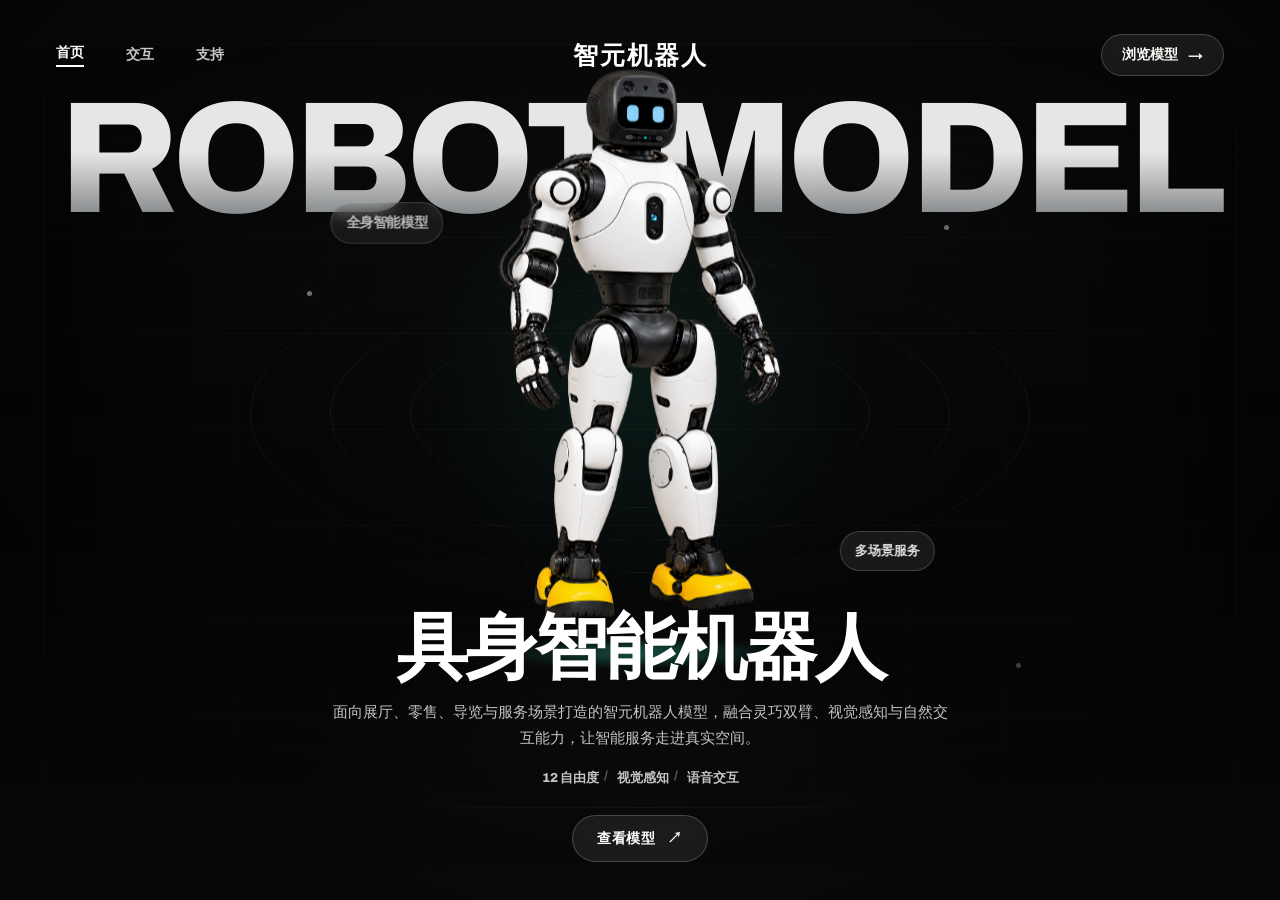
<file: index.html>
<!DOCTYPE html>
<html lang="zh-CN">
<head>
  <meta charset="UTF-8">
  <meta name="viewport" content="width=device-width, initial-scale=1.0">
  <title>智元机器人</title>
  <meta name="description" content="智元机器人展示具身智能机器人模型、交互能力与多场景服务方案。">
  <link rel="preconnect" href="https://fonts.googleapis.com">
  <link rel="preconnect" href="https://fonts.gstatic.com" crossorigin>
  <link href="https://fonts.googleapis.com/css2?family=Archivo:wght@400;500;600;700;800&display=swap" rel="stylesheet">
  <link rel="stylesheet" href="css/style.css">
</head>
<body>
  <section class="robot-hero" aria-label="智元机器人首页">
    <div class="space-scene" aria-hidden="true">
      <span class="orbit orbit-one"></span>
      <span class="orbit orbit-two"></span>
      <span class="orbit orbit-three"></span>
      <span class="star star-one"></span>
      <span class="star star-two"></span>
      <span class="star star-three"></span>
    </div>
    <div class="hero-overlay" aria-hidden="true"></div>

    <nav class="hero-nav" aria-label="主导航">
      <div class="nav-left">
        <a class="active" href="index.html">首页</a>
        <a href="interaction.html">交互</a>
        <a href="support.html">支持</a>
      </div>
      <a class="text-logo" href="index.html" aria-label="智元机器人首页">智元机器人</a>
      <a class="browse-button" href="model.html">
        浏览模型 <span>→</span>
      </a>
    </nav>

    <h1 class="giant-headline">ROBOT MODEL</h1>

    <div class="robot-stage" data-robot-stage aria-label="可旋转查看背面的 3D 机器人模型">
      <div class="css-robot" data-css-robot aria-label="3D 具身智能机器人模型">
        <img class="robot-view robot-front active" src="assets/robot-3d-character.png" alt="智元机器人正面">
        <img class="robot-view robot-side-view" src="assets/robot-side-threeview.png" alt="智元机器人侧面">
        <img class="robot-view robot-back-view" src="assets/robot-back-threeview.png" alt="智元机器人背面">
      </div>
      <div class="product-chip chip-one">全身智能模型</div>
      <a class="product-chip chip-two" href="scenarios.html">多场景服务</a>
    </div>

    <div class="hero-copy-block">
      <h2>具身智能机器人</h2>
      <p>面向展厅、零售、导览与服务场景打造的智元机器人模型，融合灵巧双臂、视觉感知与自然交互能力，让智能服务走进真实空间。</p>
      <div class="spec-line">
        <span>12 自由度</span>
        <span>视觉感知</span>
        <span>语音交互</span>
      </div>
      <a class="discover-button" href="model.html">
        查看模型 <span>↗</span>
      </a>
    </div>
  </section>

  <script src="https://cdn.jsdelivr.net/npm/gsap@3.13.0/dist/gsap.min.js"></script>
  <script src="js/robot-model.js"></script>
</body>
</html>
</file>
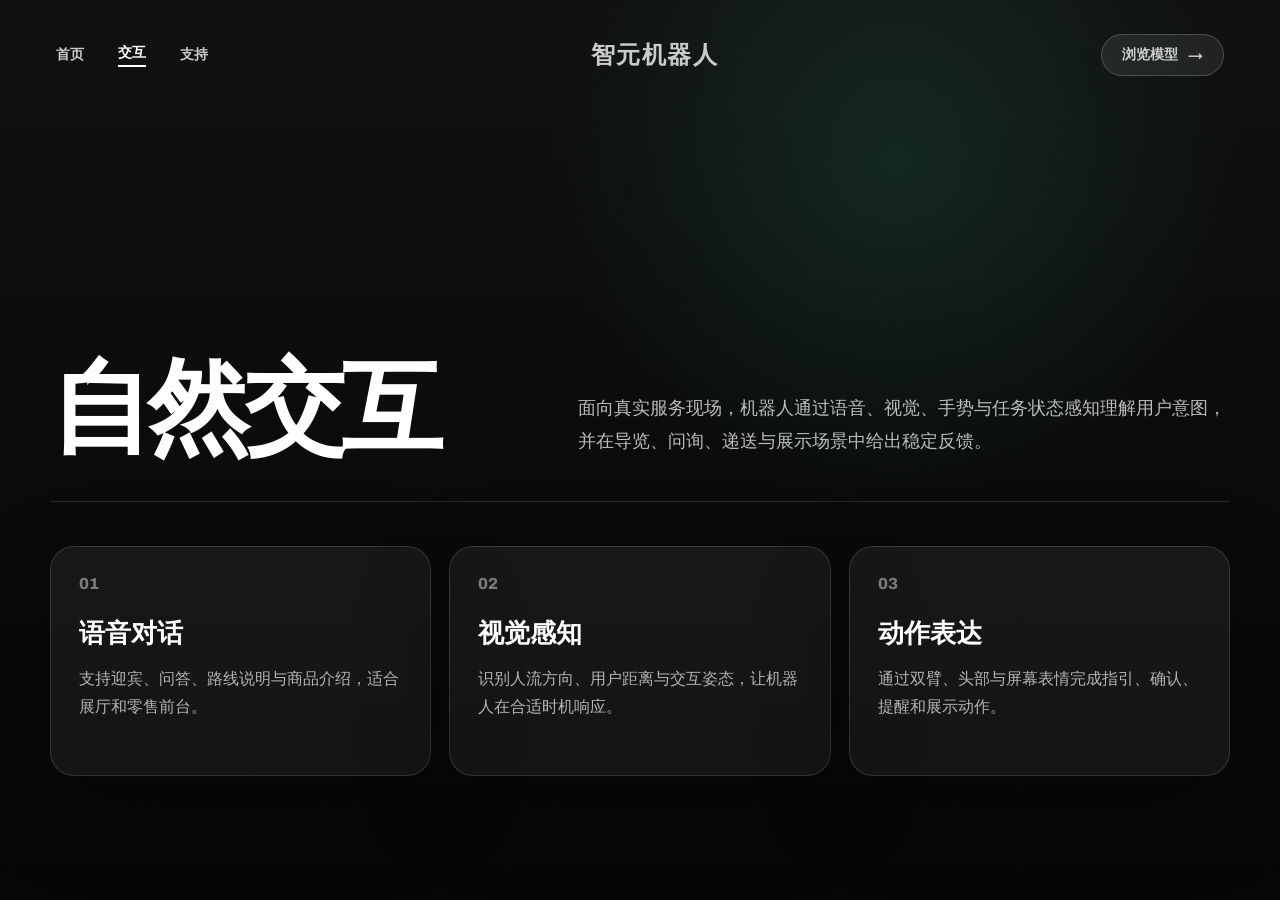
<file: interaction.html>
<!DOCTYPE html>
<html lang="zh-CN">
<head>
  <meta charset="UTF-8">
  <meta name="viewport" content="width=device-width, initial-scale=1.0">
  <title>交互能力 | 智元机器人</title>
  <link rel="preconnect" href="https://fonts.googleapis.com">
  <link rel="preconnect" href="https://fonts.gstatic.com" crossorigin>
  <link href="https://fonts.googleapis.com/css2?family=Archivo:wght@400;500;600;700;800&display=swap" rel="stylesheet">
  <link rel="stylesheet" href="css/style.css">
</head>
<body class="page-shell">
  <nav class="page-nav">
    <div class="nav-left">
      <a href="index.html">首页</a>
      <a class="active" href="interaction.html">交互</a>
      <a href="support.html">支持</a>
    </div>
    <a class="page-logo" href="index.html">智元机器人</a>
    <a class="browse-button" href="model.html">浏览模型 <span>→</span></a>
  </nav>
  <main class="content-page">
    <section class="content-hero">
      <h1>自然交互</h1>
      <p>面向真实服务现场，机器人通过语音、视觉、手势与任务状态感知理解用户意图，并在导览、问询、递送与展示场景中给出稳定反馈。</p>
    </section>
    <section class="feature-list">
      <article class="feature-card"><span>01</span><h2>语音对话</h2><p>支持迎宾、问答、路线说明与商品介绍，适合展厅和零售前台。</p></article>
      <article class="feature-card"><span>02</span><h2>视觉感知</h2><p>识别人流方向、用户距离与交互姿态，让机器人在合适时机响应。</p></article>
      <article class="feature-card"><span>03</span><h2>动作表达</h2><p>通过双臂、头部与屏幕表情完成指引、确认、提醒和展示动作。</p></article>
    </section>
  </main>
</body>
</html>
</file>
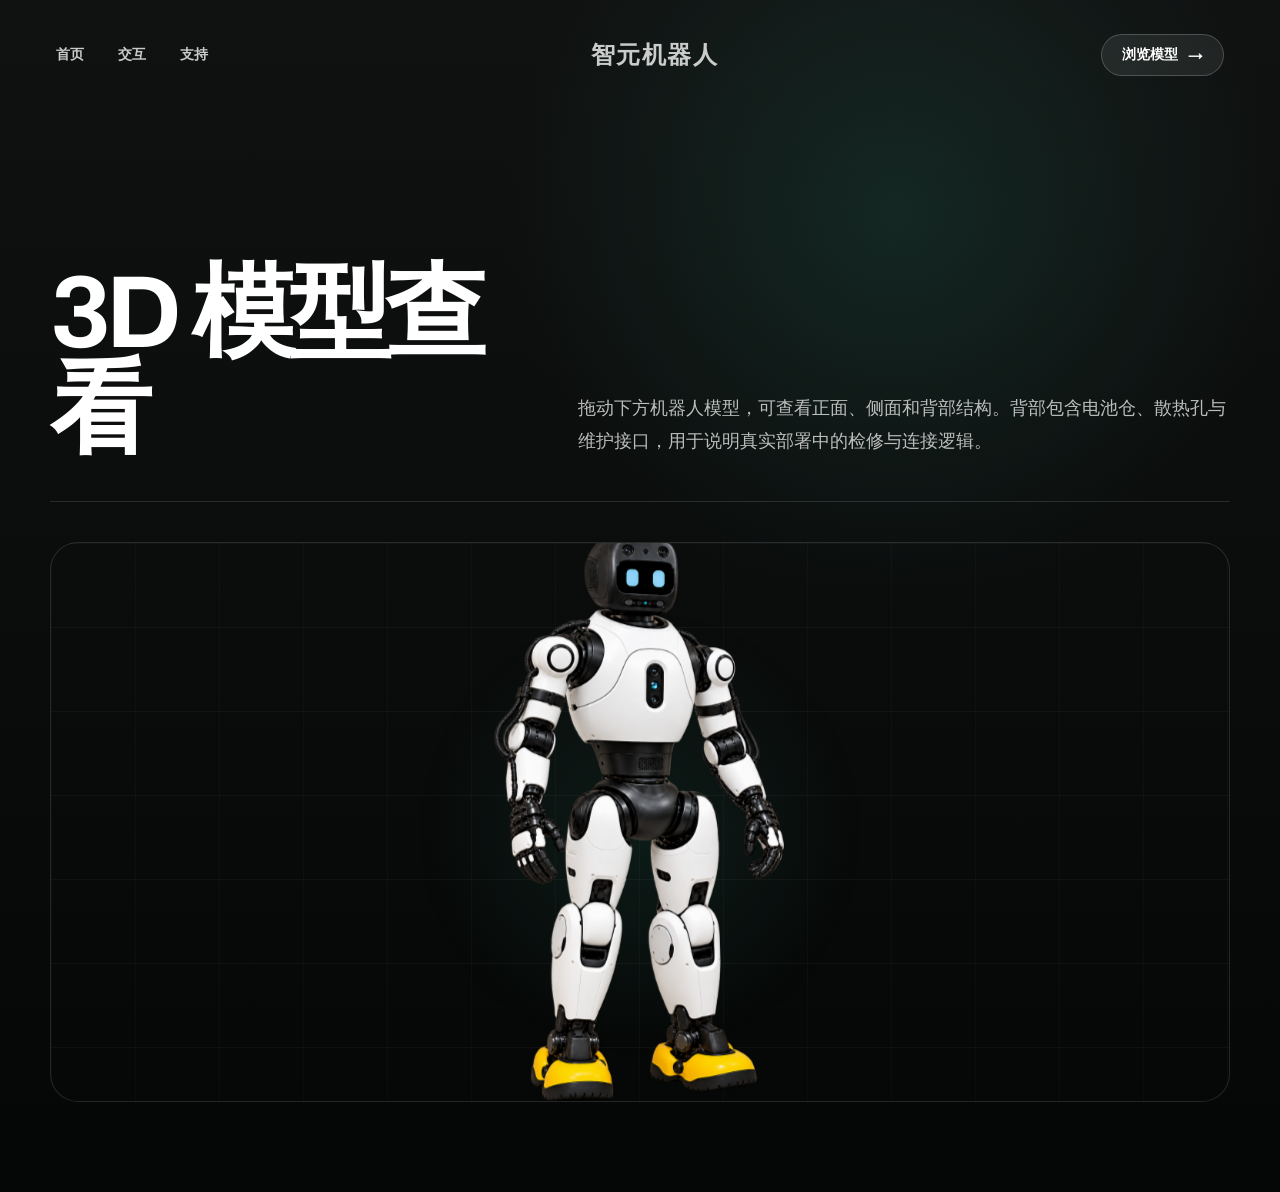
<file: model.html>
<!DOCTYPE html>
<html lang="zh-CN">
<head>
  <meta charset="UTF-8">
  <meta name="viewport" content="width=device-width, initial-scale=1.0">
  <title>查看模型 | 智元机器人</title>
  <link rel="preconnect" href="https://fonts.googleapis.com">
  <link rel="preconnect" href="https://fonts.gstatic.com" crossorigin>
  <link href="https://fonts.googleapis.com/css2?family=Archivo:wght@400;500;600;700;800&display=swap" rel="stylesheet">
  <link rel="stylesheet" href="css/style.css">
</head>
<body class="page-shell">
  <nav class="page-nav">
    <div class="nav-left">
      <a href="index.html">首页</a>
      <a href="interaction.html">交互</a>
      <a href="support.html">支持</a>
    </div>
    <a class="page-logo" href="index.html">智元机器人</a>
    <a class="browse-button active" href="model.html">浏览模型 <span>→</span></a>
  </nav>
  <main class="content-page">
    <section class="content-hero">
      <h1>3D 模型查看</h1>
      <p>拖动下方机器人模型，可查看正面、侧面和背部结构。背部包含电池仓、散热孔与维护接口，用于说明真实部署中的检修与连接逻辑。</p>
    </section>
    <section class="model-page-stage" data-robot-stage aria-label="可拖动旋转的机器人 3D 模型">
      <div class="css-robot model-page-robot" data-css-robot aria-label="3D 具身智能机器人模型">
        <img class="robot-view robot-front active" src="assets/robot-3d-character.png" alt="智元机器人正面">
        <img class="robot-view robot-side-view" src="assets/robot-side-threeview.png" alt="智元机器人侧面">
        <img class="robot-view robot-back-view" src="assets/robot-back-threeview.png" alt="智元机器人背面">
      </div>
    </section>
  </main>
  <script src="https://cdn.jsdelivr.net/npm/gsap@3.13.0/dist/gsap.min.js"></script>
  <script src="js/robot-model.js"></script>
</body>
</html>
</file>
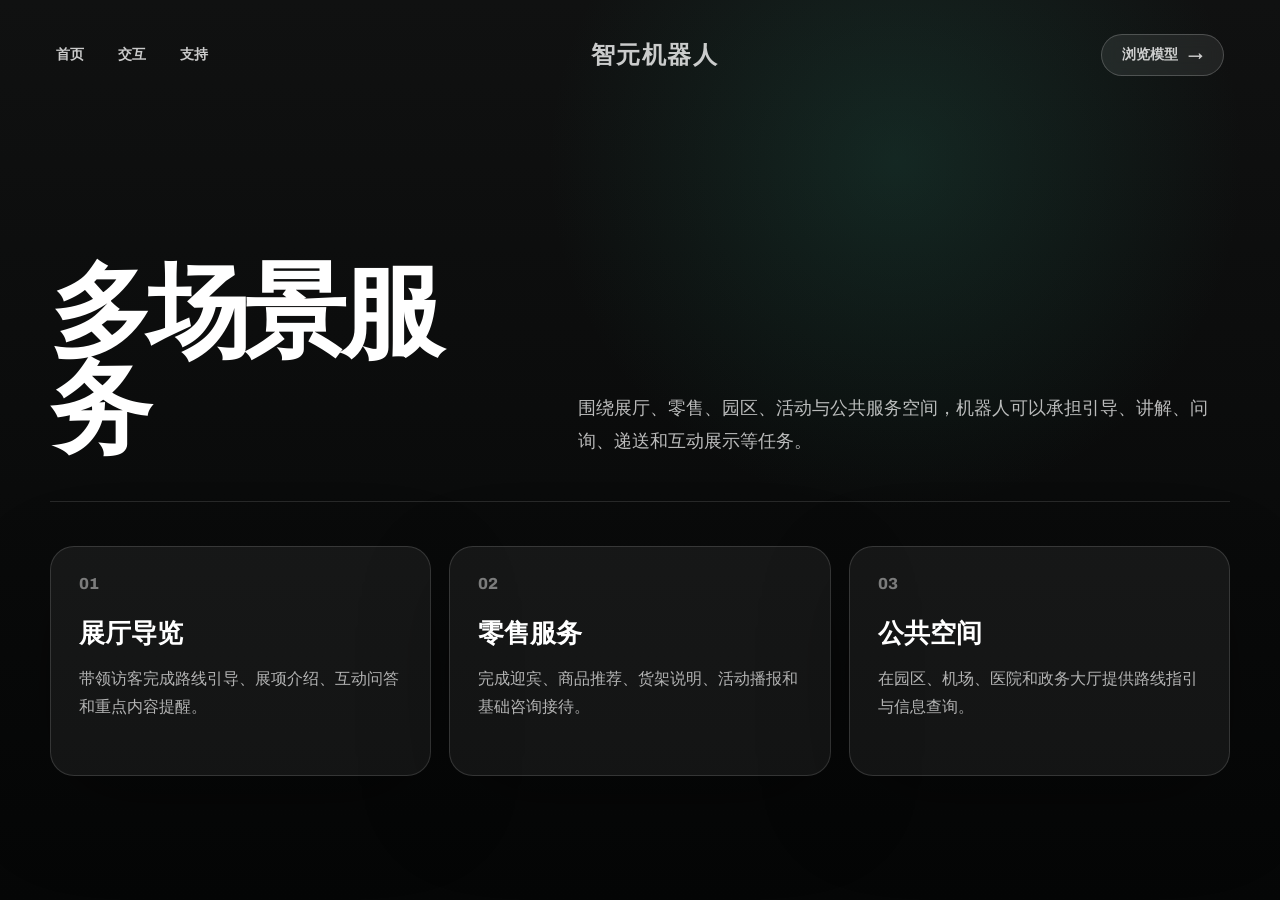
<file: scenarios.html>
<!DOCTYPE html>
<html lang="zh-CN">
<head>
  <meta charset="UTF-8">
  <meta name="viewport" content="width=device-width, initial-scale=1.0">
  <title>多场景服务 | 智元机器人</title>
  <link rel="preconnect" href="https://fonts.googleapis.com">
  <link rel="preconnect" href="https://fonts.gstatic.com" crossorigin>
  <link href="https://fonts.googleapis.com/css2?family=Archivo:wght@400;500;600;700;800&display=swap" rel="stylesheet">
  <link rel="stylesheet" href="css/style.css">
</head>
<body class="page-shell">
  <nav class="page-nav">
    <div class="nav-left">
      <a href="index.html">首页</a>
      <a href="interaction.html">交互</a>
      <a href="support.html">支持</a>
    </div>
    <a class="page-logo" href="index.html">智元机器人</a>
    <a class="browse-button" href="model.html">浏览模型 <span>→</span></a>
  </nav>
  <main class="content-page">
    <section class="content-hero">
      <h1>多场景服务</h1>
      <p>围绕展厅、零售、园区、活动与公共服务空间，机器人可以承担引导、讲解、问询、递送和互动展示等任务。</p>
    </section>
    <section class="feature-list">
      <article class="feature-card"><span>01</span><h2>展厅导览</h2><p>带领访客完成路线引导、展项介绍、互动问答和重点内容提醒。</p></article>
      <article class="feature-card"><span>02</span><h2>零售服务</h2><p>完成迎宾、商品推荐、货架说明、活动播报和基础咨询接待。</p></article>
      <article class="feature-card"><span>03</span><h2>公共空间</h2><p>在园区、机场、医院和政务大厅提供路线指引与信息查询。</p></article>
    </section>
  </main>
</body>
</html>
</file>
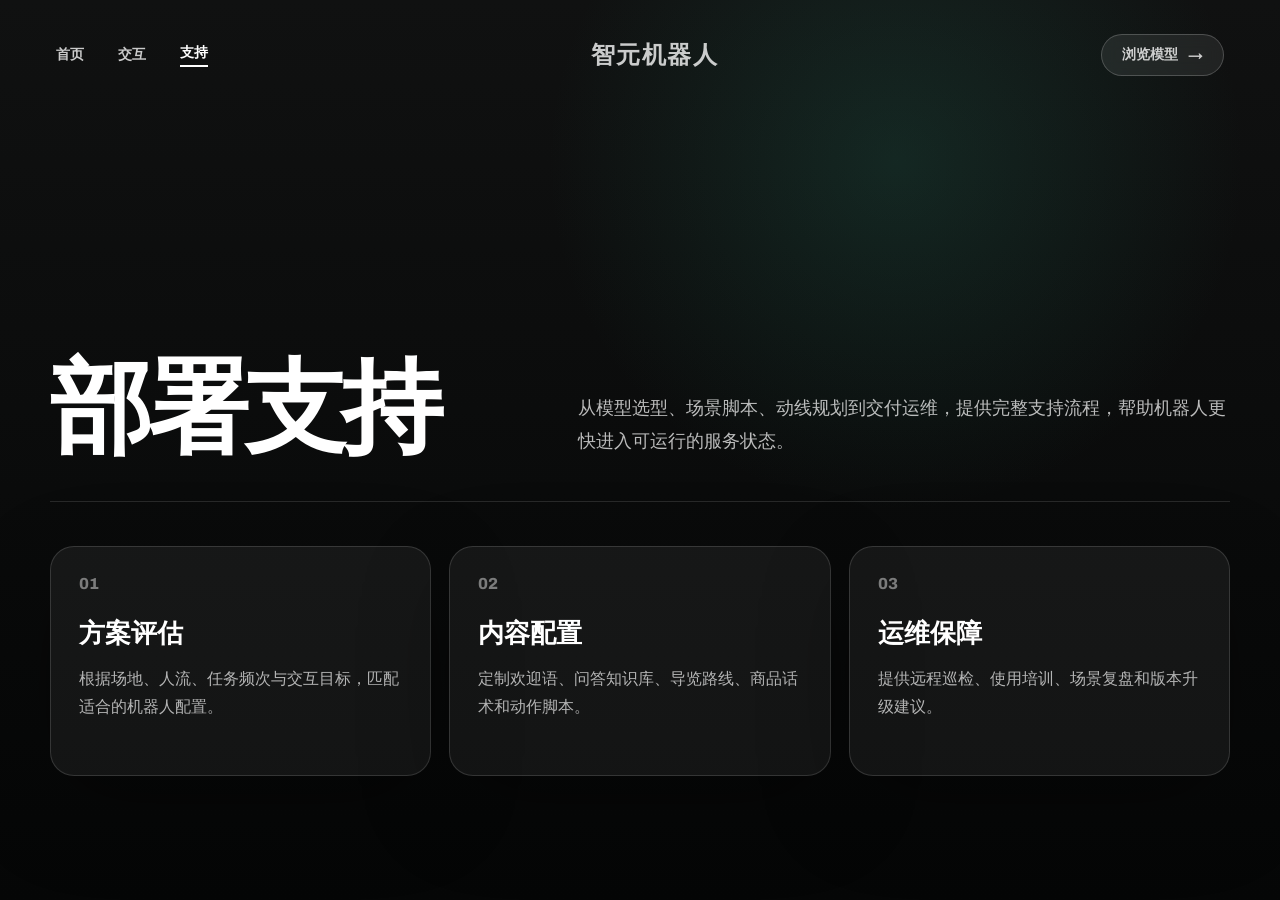
<file: support.html>
<!DOCTYPE html>
<html lang="zh-CN">
<head>
  <meta charset="UTF-8">
  <meta name="viewport" content="width=device-width, initial-scale=1.0">
  <title>支持服务 | 智元机器人</title>
  <link rel="preconnect" href="https://fonts.googleapis.com">
  <link rel="preconnect" href="https://fonts.gstatic.com" crossorigin>
  <link href="https://fonts.googleapis.com/css2?family=Archivo:wght@400;500;600;700;800&display=swap" rel="stylesheet">
  <link rel="stylesheet" href="css/style.css">
</head>
<body class="page-shell">
  <nav class="page-nav">
    <div class="nav-left">
      <a href="index.html">首页</a>
      <a href="interaction.html">交互</a>
      <a class="active" href="support.html">支持</a>
    </div>
    <a class="page-logo" href="index.html">智元机器人</a>
    <a class="browse-button" href="model.html">浏览模型 <span>→</span></a>
  </nav>
  <main class="content-page">
    <section class="content-hero">
      <h1>部署支持</h1>
      <p>从模型选型、场景脚本、动线规划到交付运维，提供完整支持流程，帮助机器人更快进入可运行的服务状态。</p>
    </section>
    <section class="feature-list">
      <article class="feature-card"><span>01</span><h2>方案评估</h2><p>根据场地、人流、任务频次与交互目标，匹配适合的机器人配置。</p></article>
      <article class="feature-card"><span>02</span><h2>内容配置</h2><p>定制欢迎语、问答知识库、导览路线、商品话术和动作脚本。</p></article>
      <article class="feature-card"><span>03</span><h2>运维保障</h2><p>提供远程巡检、使用培训、场景复盘和版本升级建议。</p></article>
    </section>
  </main>
</body>
</html>
</file>
<file: css/style.css>
* {
  margin: 0;
  padding: 0;
  box-sizing: border-box;
}

html,
body {
  overflow-x: hidden;
  max-width: 100vw;
  background: #050606;
  color: #faf9f5;
  font-family: "Archivo", "PingFang SC", "Microsoft YaHei", sans-serif;
}

a {
  color: inherit;
  text-decoration: none;
  transition: color 0.25s ease, background 0.25s ease, border-color 0.25s ease, transform 0.25s ease;
}

a:hover {
  color: #fff;
}

.robot-hero {
  position: relative;
  width: 100%;
  height: 100vh;
  min-height: 720px;
  overflow: hidden;
  background:
    radial-gradient(circle at 50% 42%, rgba(22, 96, 79, 0.28), transparent 28%),
    radial-gradient(circle at 50% 110%, rgba(255, 255, 255, 0.12), transparent 34%),
    linear-gradient(180deg, #101111 0%, #060707 55%, #020303 100%);
  isolation: isolate;
}

.space-scene {
  position: absolute;
  inset: 44px 44px 34px;
  z-index: 0;
  border: 1px solid rgba(255, 255, 255, 0.06);
  background:
    linear-gradient(rgba(255, 255, 255, 0.035) 1px, transparent 1px),
    linear-gradient(90deg, rgba(255, 255, 255, 0.025) 1px, transparent 1px);
  background-size: 96px 96px;
  box-shadow: inset 0 0 120px rgba(0, 0, 0, 0.78);
}

.space-scene::before {
  content: "";
  position: absolute;
  left: 18%;
  right: 18%;
  bottom: 7%;
  height: 1px;
  background: linear-gradient(90deg, transparent, rgba(255, 255, 255, 0.25), transparent);
}

.orbit {
  position: absolute;
  left: 50%;
  top: 45%;
  border: 1px solid rgba(255, 255, 255, 0.09);
  border-radius: 50%;
  transform: translate(-50%, -50%) rotateX(66deg);
}

.orbit-one {
  width: 460px;
  height: 460px;
}

.orbit-two {
  width: 620px;
  height: 620px;
}

.orbit-three {
  width: 780px;
  height: 780px;
}

.star {
  position: absolute;
  width: 5px;
  height: 5px;
  border-radius: 50%;
  background: rgba(255, 255, 255, 0.72);
  box-shadow: 0 0 24px rgba(255, 255, 255, 0.45);
}

.star-one {
  left: 22%;
  top: 30%;
}

.star-two {
  right: 24%;
  top: 22%;
}

.star-three {
  right: 18%;
  bottom: 24%;
}

.hero-overlay {
  position: absolute;
  inset: 0;
  z-index: 1;
  background:
    linear-gradient(180deg, rgba(8, 8, 10, 0.55) 0%, rgba(8, 8, 10, 0.15) 30%, rgba(8, 8, 10, 0.25) 55%, rgba(8, 8, 10, 0.92) 100%),
    radial-gradient(circle at 50% 52%, transparent 0%, rgba(0, 0, 0, 0.32) 52%, rgba(0, 0, 0, 0.82) 100%);
  pointer-events: none;
}

.hero-nav {
  position: relative;
  z-index: 4;
  display: flex;
  align-items: center;
  justify-content: space-between;
  padding: 34px 56px;
}

.nav-left {
  display: flex;
  align-items: center;
  gap: 42px;
}

.nav-left a {
  color: rgba(255, 255, 255, 0.78);
  font-size: 14px;
  font-weight: 600;
}

.nav-left a.active {
  color: #fff;
  border-bottom: 2px solid #fff;
  padding-bottom: 3px;
}

.text-logo {
  position: absolute;
  left: 50%;
  transform: translateX(-50%);
  color: #fff;
  font-size: 25px;
  font-weight: 700;
  letter-spacing: 0.08em;
}

.browse-button {
  display: inline-flex;
  align-items: center;
  gap: 10px;
  padding: 11px 20px;
  border: 1px solid rgba(255, 255, 255, 0.2);
  border-radius: 999px;
  background: rgba(255, 255, 255, 0.08);
  color: #faf9f5;
  font-size: 14px;
  font-weight: 700;
  backdrop-filter: blur(8px);
}

.browse-button span {
  font-size: 15px;
}

.browse-button:hover {
  background: #e9e9ec;
  color: #0a0a0b;
}

.giant-headline {
  position: absolute;
  top: 88px;
  left: 0;
  width: 100%;
  z-index: 2;
  text-align: center;
  white-space: nowrap;
  font-size: 12.4vw;
  font-weight: 800;
  line-height: 0.9;
  letter-spacing: -0.04em;
  background: linear-gradient(180deg, #ffffff 45%, #7c8083 100%);
  -webkit-background-clip: text;
  background-clip: text;
  color: transparent;
  opacity: 0.9;
  pointer-events: none;
}

.robot-stage {
  position: absolute;
  left: 50%;
  top: 43%;
  z-index: 3;
  width: min(700px, 48vw);
  height: min(570px, 60vh);
  min-width: 480px;
  transform: translate(-50%, -50%);
  perspective: 1300px;
  cursor: grab;
  touch-action: none;
  user-select: none;
}

.robot-stage:active {
  cursor: grabbing;
}

.css-robot {
  --spin: 0deg;
  position: absolute;
  left: 50%;
  top: 43%;
  z-index: 4;
  width: 390px;
  height: 660px;
  transform: translate(-50%, -50%) rotateY(var(--spin));
  transform-style: preserve-3d;
  transition: transform 0.18s ease-out;
}

.css-robot::before {
  content: "";
  position: absolute;
  left: 10%;
  right: 10%;
  bottom: 10px;
  height: 60px;
  border-radius: 50%;
  background: radial-gradient(circle, rgba(43, 175, 145, 0.42), transparent 68%);
  filter: blur(12px);
  transform: rotateX(70deg) translateZ(-80px);
}

.robot-part,
.arm,
.leg {
  position: absolute;
  transform-style: preserve-3d;
}

.head {
  left: 126px;
  top: 18px;
  width: 138px;
  height: 124px;
  border-radius: 44px 44px 38px 38px;
  background: linear-gradient(145deg, #15191d, #050607);
  box-shadow: inset 0 0 0 2px rgba(255, 255, 255, 0.06), 0 22px 48px rgba(0, 0, 0, 0.48);
  transform: translateZ(58px);
}

.head::before {
  content: "";
  position: absolute;
  inset: 0;
  border-radius: inherit;
  background: #080a0c;
  transform: translateZ(-116px);
  box-shadow: inset 0 0 0 2px rgba(255, 255, 255, 0.05);
}

.face-screen {
  position: absolute;
  left: 22px;
  top: 38px;
  width: 90px;
  height: 42px;
  border-radius: 16px;
  background: linear-gradient(180deg, #0f1f28, #030506);
  border: 1px solid rgba(255, 255, 255, 0.1);
  transform: translateZ(5px);
}

.face-screen span {
  position: absolute;
  top: 9px;
  width: 18px;
  height: 24px;
  border-radius: 10px;
  background: linear-gradient(180deg, #75c7ff, #cde7ff);
  box-shadow: 0 0 18px rgba(110, 196, 255, 0.4);
}

.face-screen span:first-child {
  left: 23px;
}

.face-screen span:last-child {
  right: 23px;
}

.camera {
  position: absolute;
  top: 18px;
  width: 17px;
  height: 17px;
  border-radius: 50%;
  background: radial-gradient(circle at 40% 38%, #7fd7ff 0 16%, #0d151a 17% 52%, #020304 53%);
  transform: translateZ(7px);
}

.camera.left {
  left: 34px;
}

.camera.right {
  right: 34px;
}

.back-face {
  position: absolute;
  left: 28px;
  top: 30px;
  width: 78px;
  height: 56px;
  border-radius: 18px;
  background: #0c1013;
  transform: translateZ(-122px) rotateY(180deg);
  border: 1px solid rgba(120, 255, 229, 0.16);
}

.back-face b {
  display: block;
  height: 5px;
  margin: 9px 13px;
  border-radius: 999px;
  background: rgba(120, 255, 229, 0.36);
}

.neck {
  left: 166px;
  top: 132px;
  width: 58px;
  height: 38px;
  border-radius: 18px;
  background: #0b0e11;
  transform: translateZ(8px);
}

.torso {
  left: 91px;
  top: 154px;
  width: 208px;
  height: 232px;
  border-radius: 96px 96px 58px 58px;
  background: linear-gradient(145deg, #ffffff, #cfd7dd);
  box-shadow: inset -12px -18px 30px rgba(0, 0, 0, 0.14), 0 30px 80px rgba(0, 0, 0, 0.45);
  transform: translateZ(42px);
}

.torso::before {
  content: "";
  position: absolute;
  inset: 8px 10px;
  border-radius: 80px 80px 56px 56px;
  background: linear-gradient(145deg, #f4f8fa, #bcc8ce);
  transform: translateZ(-94px);
  border: 1px solid rgba(0, 0, 0, 0.18);
}

.front-core {
  left: 84px;
  top: 86px;
  width: 40px;
  height: 86px;
  border-radius: 22px;
  background: #10161a;
  transform: translateZ(7px);
}

.front-core span {
  display: block;
  width: 14px;
  height: 14px;
  margin: 18px auto 0;
  border-radius: 50%;
  background: #48f0df;
  box-shadow: 0 0 16px rgba(72, 240, 223, 0.65);
}

.back-core {
  left: 56px;
  top: 38px;
  width: 96px;
  height: 146px;
  border-radius: 28px;
  background: #11181c;
  transform: translateZ(-103px) rotateY(180deg);
  border: 1px solid rgba(72, 240, 223, 0.2);
}

.back-core strong {
  display: block;
  width: 42px;
  height: 46px;
  margin: 18px auto 14px;
  border-radius: 12px;
  background: linear-gradient(180deg, #263038, #090d10);
  border: 1px solid rgba(255, 255, 255, 0.12);
}

.back-core i {
  display: block;
  width: 52px;
  height: 5px;
  margin: 8px auto;
  border-radius: 999px;
  background: rgba(120, 255, 229, 0.34);
}

.backpack {
  left: 92px;
  top: 172px;
  width: 206px;
  height: 210px;
  border-radius: 48px;
  background: linear-gradient(180deg, #11171a, #050708);
  border: 1px solid rgba(255, 255, 255, 0.08);
  transform: translateZ(-118px);
  box-shadow: 0 18px 45px rgba(0, 0, 0, 0.42);
}

.backpack i {
  display: block;
  width: 86px;
  height: 8px;
  margin: 24px auto 0;
  border-radius: 999px;
  background: rgba(97, 255, 229, 0.22);
}

.cable {
  position: absolute;
  width: 130px;
  height: 150px;
  border: 4px solid rgba(5, 8, 10, 0.96);
  border-bottom: 0;
  border-radius: 80px 80px 0 0;
  top: 190px;
  z-index: 0;
}

.cable-left {
  left: 56px;
  transform: translateZ(-128px) rotateZ(-18deg);
}

.cable-right {
  right: 56px;
  transform: translateZ(-128px) rotateZ(18deg);
}

.waist {
  left: 132px;
  top: 360px;
  width: 126px;
  height: 88px;
  border-radius: 42px;
  background: linear-gradient(180deg, #151b20, #050607);
  transform: translateZ(18px);
}

.arm {
  top: 178px;
  width: 150px;
  height: 230px;
}

.arm-left {
  left: -2px;
}

.arm-right {
  right: -2px;
  transform: scaleX(-1);
}

.arm span:first-child {
  position: absolute;
  left: 52px;
  top: 0;
  width: 48px;
  height: 118px;
  border-radius: 28px;
  background: linear-gradient(180deg, #f7fbfd, #d8e1e6);
  box-shadow: inset 0 -18px 0 #0b0e10;
  transform: rotateZ(32deg) translateZ(34px);
}

.arm span:last-of-type {
  position: absolute;
  left: 28px;
  top: 88px;
  width: 48px;
  height: 116px;
  border-radius: 28px;
  background: linear-gradient(180deg, #f7fbfd, #cdd8df);
  box-shadow: inset 0 -18px 0 #0b0e10;
  transform: rotateZ(-18deg) translateZ(32px);
}

.arm b {
  position: absolute;
  left: 18px;
  top: 180px;
  width: 58px;
  height: 42px;
  border-radius: 18px;
  background: #090c0f;
  transform: translateZ(38px);
}

.leg {
  top: 424px;
  width: 92px;
  height: 160px;
}

.leg-left {
  left: 96px;
}

.leg-right {
  right: 96px;
}

.leg span {
  position: absolute;
  left: 22px;
  top: 0;
  width: 48px;
  height: 102px;
  border-radius: 28px;
  background: linear-gradient(180deg, #f7fbfd, #d2dde3);
  box-shadow: inset 0 -22px 0 #0b0e10;
  transform: translateZ(14px);
}

.leg b {
  position: absolute;
  left: 2px;
  bottom: 0;
  width: 86px;
  height: 52px;
  border-radius: 28px 28px 18px 18px;
  background: linear-gradient(180deg, #f3f7f9, #cbd4da);
  box-shadow: inset 0 -10px 0 #f0c229, inset 0 -18px 0 #07090b;
  transform: translateZ(28px);
}

.css-robot {
  width: min(520px, 100%);
  height: min(660px, 100%);
  transform: translate(-50%, -50%);
  transform-style: flat;
  will-change: transform;
}

.robot-view {
  --view-x-offset: 0px;
  position: absolute;
  left: 50%;
  top: 50%;
  width: auto;
  height: min(570px, 100%);
  max-width: 100%;
  opacity: 0;
  transform: translate(calc(-50% + var(--view-x-offset)), -50%) scale(0.96) rotateY(0deg);
  pointer-events: none;
  object-fit: contain;
  filter: drop-shadow(0 42px 62px rgba(0, 0, 0, 0.76));
  animation: robot-view-cycle 9s infinite;
  will-change: transform, opacity;
}

.robot-view.active {
  opacity: 1;
  transform: translate(calc(-50% + var(--view-x-offset)), -50%) scale(1);
}

.robot-front {
  height: min(610px, 106%);
}

.robot-side-view {
  height: min(565px, 100%);
  animation-delay: 3s;
}

.robot-back-view {
  --view-x-offset: 78px;
  height: min(565px, 100%);
  animation-delay: 6s;
}

.css-robot.js-ready .robot-view,
.css-robot.is-interacting .robot-view {
  animation: none;
}

.css-robot.view-side-left .robot-side-view {
  transform: translate(-50%, -50%) scaleX(-1) scale(1);
}

.css-robot.view-side-left .robot-side-view.active {
  opacity: 1;
}

@keyframes robot-view-cycle {
  0%,
  27% {
    opacity: 1;
    transform: translate(calc(-50% + var(--view-x-offset)), -50%) scale(1);
  }

  33%,
  100% {
    opacity: 0;
    transform: translate(calc(-50% + var(--view-x-offset)), -50%) scale(0.96);
  }
}

.product-chip {
  position: absolute;
  z-index: 6;
  padding: 10px 14px;
  border: 1px solid rgba(255, 255, 255, 0.18);
  border-radius: 999px;
  background: rgba(255, 255, 255, 0.08);
  color: rgba(255, 255, 255, 0.86);
  font-size: 13px;
  font-weight: 700;
  backdrop-filter: blur(8px);
}

.chip-one {
  top: 16%;
  left: 0;
}

.chip-two {
  right: 2%;
  bottom: 16%;
}

.hero-copy-block {
  position: absolute;
  left: 50%;
  bottom: 38px;
  z-index: 4;
  width: min(640px, calc(100% - 40px));
  transform: translateX(-50%);
  text-align: center;
}

.hero-copy-block h2 {
  color: #fff;
  font-size: clamp(42px, 6.2vw, 72px);
  font-weight: 700;
  line-height: 0.98;
  letter-spacing: -0.03em;
}

.hero-copy-block p {
  max-width: 620px;
  margin: 16px auto 0;
  color: rgba(255, 255, 255, 0.76);
  font-size: 15px;
  font-weight: 500;
  line-height: 1.7;
}

.spec-line {
  display: flex;
  justify-content: center;
  gap: 18px;
  margin-top: 18px;
  color: rgba(255, 255, 255, 0.76);
  font-size: 13px;
  font-weight: 800;
}

.spec-line span + span {
  position: relative;
}

.spec-line span + span::before {
  content: "/";
  position: absolute;
  left: -13px;
  color: rgba(255, 255, 255, 0.32);
}

.discover-button {
  display: inline-flex;
  align-items: center;
  gap: 12px;
  margin-top: 28px;
  padding: 13px 24px;
  border: 1px solid rgba(255, 255, 255, 0.2);
  border-radius: 999px;
  background: rgba(255, 255, 255, 0.08);
  color: #fff;
  font-size: 14px;
  font-weight: 700;
  letter-spacing: 0.04em;
  backdrop-filter: blur(6px);
}

.discover-button span {
  font-size: 15px;
}

.discover-button:hover {
  border-color: #fff;
  background: #fff;
  color: #0a0a0b;
}

@media (max-width: 980px) {
  .space-scene {
    inset: 34px 24px 28px;
  }

  .hero-nav {
    padding: 28px;
  }

  .nav-left {
    gap: 20px;
  }

  .browse-button {
    padding: 10px 14px;
  }

  .robot-stage {
    width: min(640px, 76vw);
    min-width: 0;
    top: 46%;
  }
}

@media (max-width: 720px) {
  .robot-hero {
    min-height: 760px;
  }

  .space-scene {
    inset: 76px 14px 18px;
  }

  .hero-nav {
    padding: 22px 18px;
  }

  .nav-left {
    gap: 18px;
  }

  .nav-left a:nth-child(n + 3) {
    display: none;
  }

  .text-logo {
    position: static;
    transform: none;
    font-size: 20px;
  }

  .browse-button {
    display: none;
  }

  .giant-headline {
    top: 94px;
    font-size: 13.3vw;
  }

  .robot-stage {
    top: 40%;
    width: 82vw;
    height: 360px;
  }

  .css-robot {
    width: 280px;
    height: 360px;
    top: 50%;
    transform: translate(-50%, -50%);
  }

  .chip-one {
    left: 18px;
    top: 20%;
  }

  .chip-two {
    right: 18px;
    bottom: 18%;
  }

  .hero-copy-block {
    bottom: 30px;
  }

  .hero-copy-block h2 {
    font-size: 40px;
  }

  .hero-copy-block p {
    font-size: 14px;
  }
}

.page-shell {
  min-height: 100vh;
  background:
    radial-gradient(circle at 70% 18%, rgba(42, 126, 104, 0.22), transparent 30%),
    linear-gradient(180deg, #101111 0%, #050606 100%);
  color: #fff;
}

.page-nav {
  position: relative;
  z-index: 2;
  display: flex;
  align-items: center;
  justify-content: space-between;
  padding: 34px 56px;
}

.page-nav .nav-left {
  gap: 34px;
}

.page-nav a {
  color: rgba(255, 255, 255, 0.78);
  font-weight: 700;
}

.page-nav a.active,
.page-nav a:hover {
  color: #fff;
}

.page-logo {
  color: #fff;
  font-size: 24px;
  font-weight: 800;
  letter-spacing: 0.06em;
}

.content-page {
  width: min(1180px, calc(100% - 40px));
  margin: 0 auto;
  padding: 62px 0 90px;
}

.content-hero {
  display: grid;
  grid-template-columns: minmax(0, 0.85fr) minmax(320px, 1.15fr);
  gap: 46px;
  align-items: end;
  min-height: 330px;
  border-bottom: 1px solid rgba(255, 255, 255, 0.12);
  padding-bottom: 44px;
}

.content-hero h1 {
  font-size: clamp(48px, 8vw, 104px);
  line-height: 0.94;
  letter-spacing: -0.05em;
}

.content-hero p {
  color: rgba(255, 255, 255, 0.72);
  font-size: 18px;
  line-height: 1.8;
}

.feature-list {
  display: grid;
  grid-template-columns: repeat(3, 1fr);
  gap: 18px;
  margin-top: 44px;
}

.feature-card {
  min-height: 230px;
  padding: 28px;
  border: 1px solid rgba(255, 255, 255, 0.14);
  border-radius: 24px;
  background: rgba(255, 255, 255, 0.055);
  box-shadow: 0 30px 90px rgba(0, 0, 0, 0.28);
}

.feature-card span {
  display: inline-flex;
  margin-bottom: 24px;
  color: rgba(255, 255, 255, 0.44);
  font-weight: 800;
}

.feature-card h2 {
  font-size: 26px;
  margin-bottom: 14px;
}

.feature-card p {
  color: rgba(255, 255, 255, 0.68);
  line-height: 1.75;
}

.model-page-stage {
  height: 560px;
  margin-top: 40px;
  position: relative;
  border: 1px solid rgba(255, 255, 255, 0.12);
  border-radius: 28px;
  background:
    linear-gradient(rgba(255, 255, 255, 0.035) 1px, transparent 1px),
    linear-gradient(90deg, rgba(255, 255, 255, 0.025) 1px, transparent 1px),
    radial-gradient(circle at 50% 52%, rgba(34, 116, 94, 0.18), transparent 34%);
  background-size: 84px 84px, 84px 84px, auto;
  overflow: hidden;
}

.model-page-stage {
  cursor: grab;
  touch-action: none;
  user-select: none;
}

.model-page-stage:active {
  cursor: grabbing;
}

.model-page-robot {
  top: 50%;
  transform: translate(-50%, -50%) scale(0.95) rotateY(var(--spin));
}

@media (max-width: 860px) {
  .page-nav {
    padding: 24px 20px;
  }

  .content-hero,
  .feature-list {
    grid-template-columns: 1fr;
  }

  .feature-card {
    min-height: 0;
  }
}
</file>
